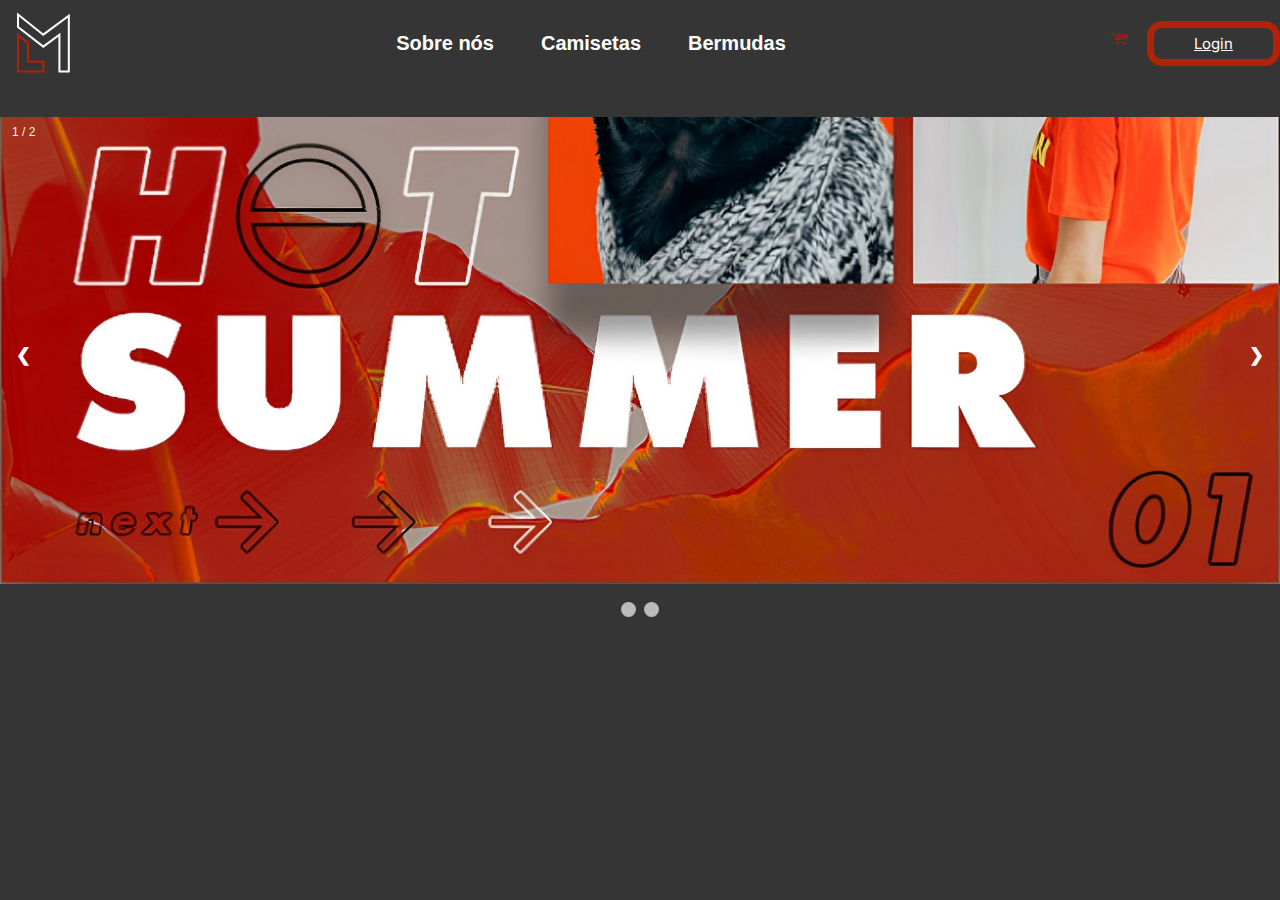
<file: index.html>
<!DOCTYPE html>
<html lang="pt-BR">
<head>
    <meta charset="UTF-8">
    <meta name="viewport" content="width=device-width, initial-scale=1.0">
    <title>LM Store</title>
    <link rel="stylesheet" href="style-navbar.css">
    <link rel="stylesheet" href="index/style-index.css">
    <link rel="preconnect" href="https://fonts.googleapis.com">
    <link rel="preconnect" href="https://fonts.gstatic.com" crossorigin>
    <link href="https://fonts.googleapis.com/css2?family=Inter:wght@600&family=Noto+Sans:wght@400;700&display=swap" rel="stylesheet">
    <script type="javascript" src="index/script.js">
    </script>
</head>
<body>
    <nav class="nav">
        <div class="logo"><img id="logo" src="index/Logo.svg" alt="logo"></div>
        <div class="links">
            <ul class="nav-itens">
                <li><a href="sobrenos.html">Sobre nós</a></li>
                <li><a href="camiseta.html">Camisetas</a></li>
                <li><a href="bermuda.html">Bermudas</a></li>
            </ul>
        </div>
        <div class="log-car">
            <div class="carrinho"><button  class="btn-carrinho" ><Img class="btn-carrinho" src="index/Carrinho.svg"></button></div>
            <div class="btn-login"><button  class="login"><a href="login.html"  style="color: #ffffff">Login</a></button></div>
        </div>
    </nav>
    <div class="slideshow-container">
    
    <div class="mySlides fade">
      <div class="numbertext">1 / 2</div>
      <img src="index/carousel 1cortados.jpg" style="width:100%">
    </div>
    
    <div class="mySlides fade">
      <div class="numbertext">2 / 2</div>
      <img src="index/carousel 2cortados.jpg" style="width:100%">
    </div>
    
    <a class="prev" onclick="plusSlides(-1)">❮</a>
    <a class="next" onclick="plusSlides(1)">❯</a>
    
    </div>
    <br>
    
    <div style="text-align:center">
      <span class="dot" onclick="currentSlide(1)"></span> 
      <span class="dot" onclick="currentSlide(2)"></span> 
      
    </div>
    
    <script>
let slideIndex = 0;
showSlides();

function showSlides() {
  let i;
  let slides = document.getElementsByClassName("mySlides");
  for (i = 0; i < slides.length; i++) {
    slides[i].style.display = "none";
  }
  slideIndex++;
  if (slideIndex > slides.length) {slideIndex = 1}
  slides[slideIndex-1].style.display = "block";
  setTimeout(showSlides, 2000);
}
var btncarrinho = document.getElementById("btn-carrinho")
    </script>
    
    </body>
    </html>
</file>
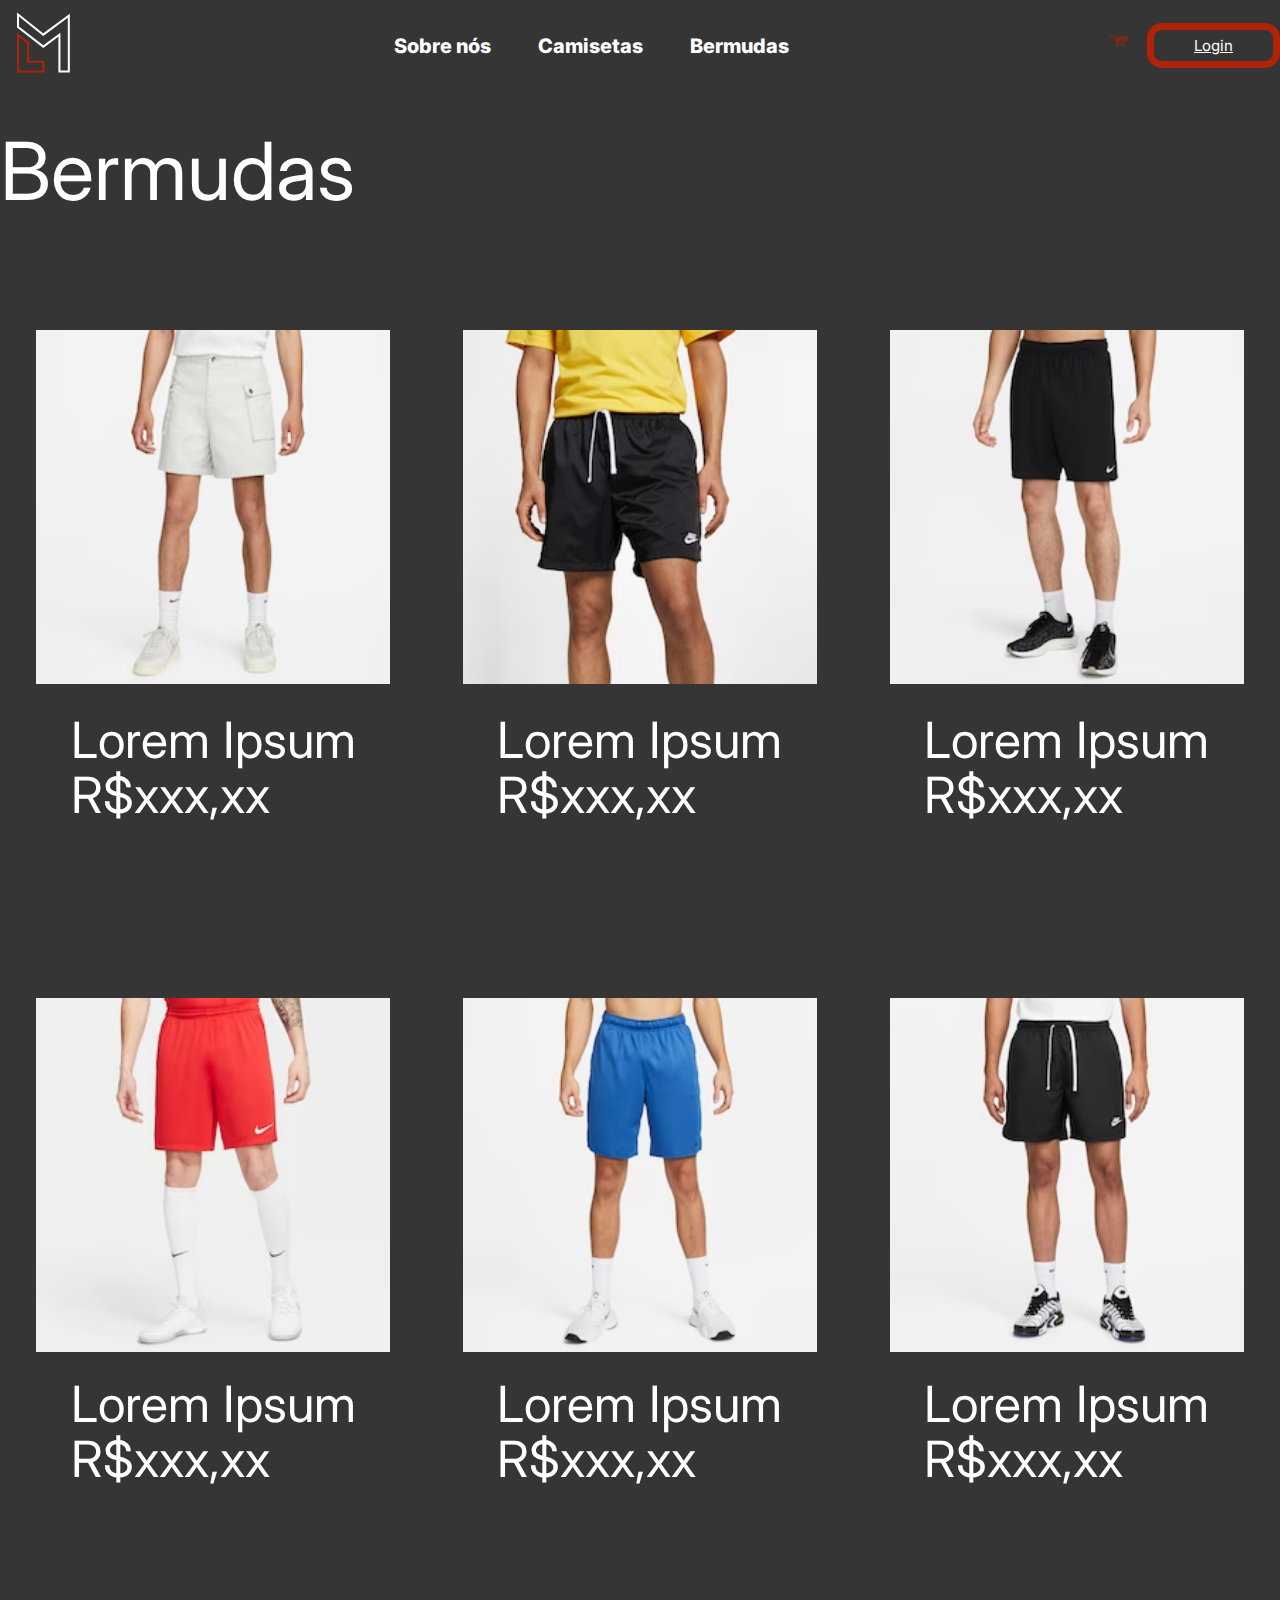
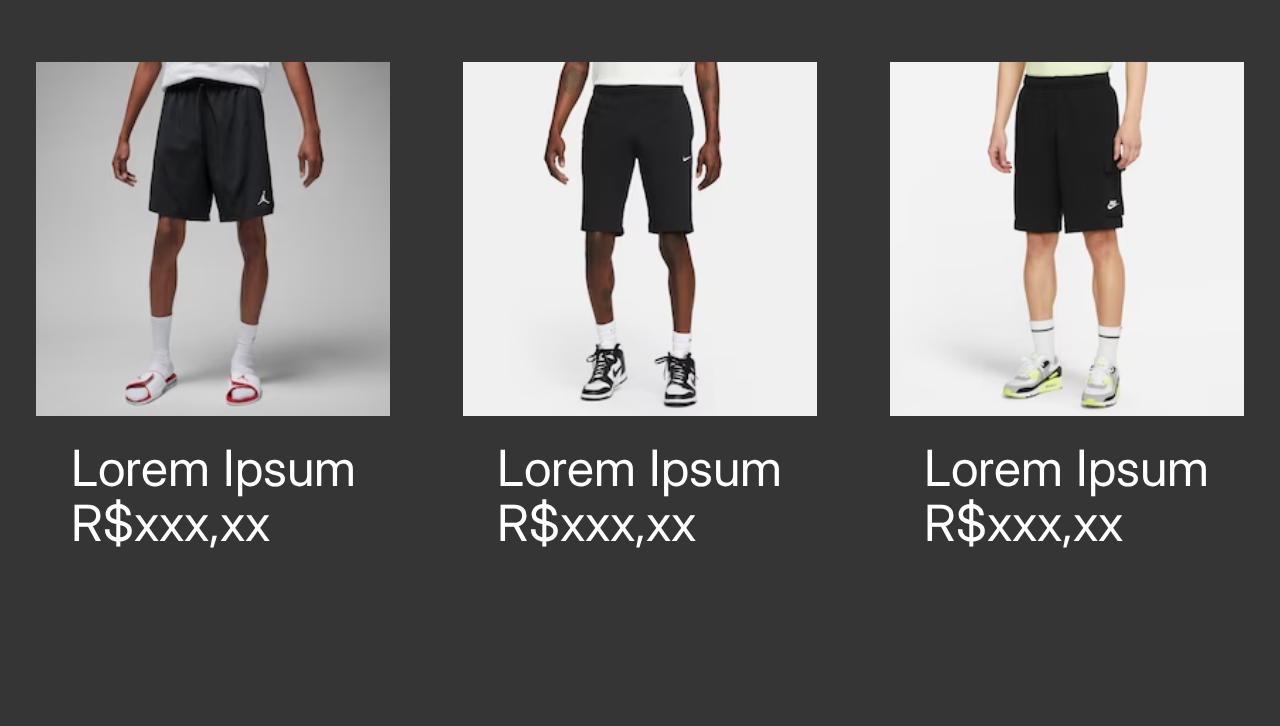
<file: bermuda.html>
<!DOCTYPE html>
<html lang="pt-BR">
<head>
    <meta charset="UTF-8">
    <meta name="viewport" content="width=device-width, initial-scale=1.0">
    <title>Bermudas</title>
    <link rel="stylesheet" href="style-navbar.css">
    <link rel="stylesheet" href="bermuda/style-bermudas.css">
    <link rel="preconnect" href="https://fonts.googleapis.com">
    <link rel="preconnect" href="https://fonts.gstatic.com" crossorigin>
    <link href="https://fonts.googleapis.com/css2?family=Inter:wght@600&family=Noto+Sans:wght@400;700&display=swap" rel="stylesheet">
</head>
<body>
    <nav class="nav">
        <div class="logo"><a href="index.html"><img id="logo" src="bermuda/Logo.svg" alt="logo"></a></div>
        <div class="links">
            <ul class="nav-itens">
                <li><a href="sobrenos.html">Sobre nós</a></li>
                <li><a href="camiseta.html">Camisetas</a></li>
                <li><a href="bermuda.html">Bermudas</a></li>
            </ul>
        </div>
        <div class="log-car">
            <div class="carrinho"><button  class="btn-carrinho" ><Img class="btn-carrinho" src="bermuda/Carrinho.svg"></button></div>
            <div class="btn-login"><button  class="login"><a href="login.html"  style="color: #ffffff">Login</a></button></div>
        </div>
    </nav>
    <div class="title1">
        Bermudas
    </div>
    <div class="bermudas">
        <a href="roupasolo.html"><img class="bermudas-img" src="bermuda/1.jpg" alt="camisa1"></a>
        <a href="roupasolo.html"><img class="bermudas-img" src="bermuda/2.jpg" alt="camisa2"></a>
        <a href="roupasolo.html"><img class="bermudas-img" src="bermuda/3.jpg" alt="camisa3"></a>
    </div>
    <div class="descricoes-bermudas">
        <div>Lorem Ipsum<p>R$xxx,xx</div>
        <div>Lorem Ipsum<p>R$xxx,xx</div>
        <div>Lorem Ipsum<p>R$xxx,xx</div>
    </div>
    <div class="bermudas">
        <img class="bermudas-img" src="bermuda/4.jpg" alt="camisa4">
        <img class="bermudas-img" src="bermuda/5.jpg" alt="camisa5">
        <img class="bermudas-img" src="bermuda/6.jpg" alt="camisa6">
    </div>
    <div class="descricoes-bermudas">
        <div>Lorem Ipsum<p>R$xxx,xx</div>
        <div>Lorem Ipsum<p>R$xxx,xx</div>
        <div>Lorem Ipsum<p>R$xxx,xx</div>
    </div>
    <div class="bermudas">
        <img class="bermudas-img" src="bermuda/7.jpg" alt="camisa7">
        <img class="bermudas-img" src="bermuda/8.jpg" alt="camisa8">
        <img class="bermudas-img" src="bermuda/9.jpg" alt="camisa9">
    </div>
    <div class="descricoes-bermudas">
        <div>Lorem Ipsum<p>R$xxx,xx</div>
        <div>Lorem Ipsum<p>R$xxx,xx</div>
        <div>Lorem Ipsum<p>R$xxx,xx</div>
    </div>
</file>
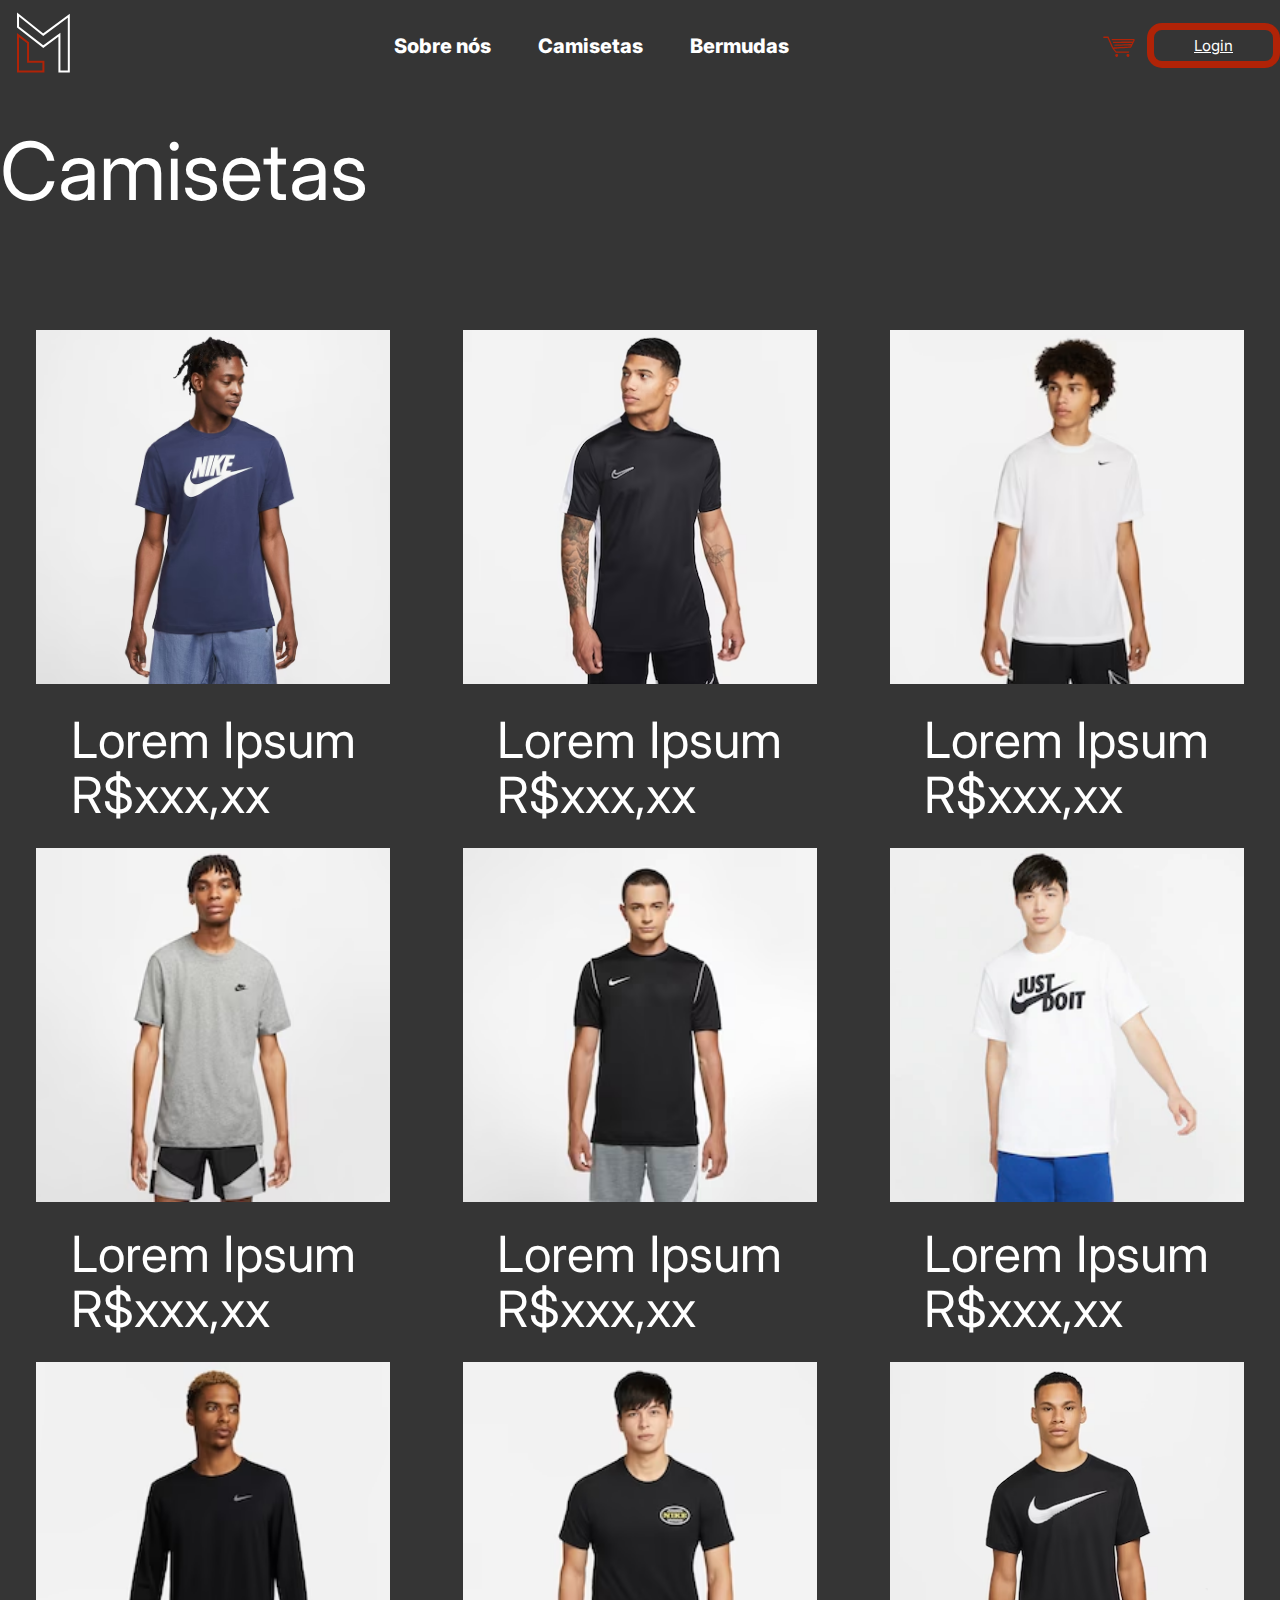
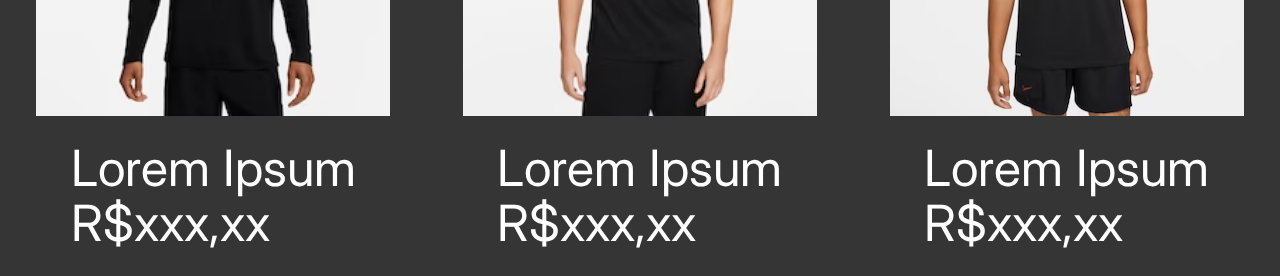
<file: camiseta.html>
<!DOCTYPE html>
<html lang="pt-BR">
<head>
    <meta charset="UTF-8">
    <meta name="viewport" content="width=device-width, initial-scale=1.0">
    <title>Camisetas</title>
    <link rel="stylesheet" href="style-navbar.css">
    <link rel="stylesheet" href="camiseta/style-camiseta.css">
    <link rel="preconnect" href="https://fonts.googleapis.com">
    <link rel="preconnect" href="https://fonts.gstatic.com" crossorigin>
    <link href="https://fonts.googleapis.com/css2?family=Inter:wght@600&family=Noto+Sans:wght@400;700&display=swap" rel="stylesheet">
</head>
<body>
    <nav class="nav">
        <div class="logo"><a href="index.html"><img id="logo" src="camiseta/Logo.svg" alt="logo"></a></div>
        <div class="links">
            <ul class="nav-itens">
                <li><a href="sobrenos.html">Sobre nós</a></li>
                <li><a href="camiseta.html">Camisetas</a></li>
                <li><a href="bermuda.html">Bermudas</a></li>
            </ul>
        </div>
        <div class="log-car">
            <div class="carrinho"><button  class="btn-carrinho" ><a href="paginacarrinho.html"><Img class="btn-carrinho" src="camiseta/Carrinho.svg"></a></button></div>
            <div class="btn-login"><button  class="login"><a href="login.html"  style="color: #ffffff">Login</a></button></div>
        </div>
    </nav>
    <div class="title1">
        Camisetas
    </div>
    <div class="camisetas">
        <a href="roupasolo.html"><img class="camisetas-img" src="camiseta/1.jpg" alt="camisa1"></a>
        <a href="roupasolo.html"><img class="camisetas-img" src="camiseta/2.jpg" alt="camisa2"></a>
        <a href="roupasolo.html"><img class="camisetas-img" src="camiseta/3.jpg" alt="camisa3"></a>
    </div>
    <div class="descricoes-camisetas">
        <div>Lorem Ipsum<p>R$xxx,xx</div>
        <div>Lorem Ipsum<p>R$xxx,xx</div>
        <div>Lorem Ipsum<p>R$xxx,xx</div>
    </div>
    <div class="camisetas">
        <img class="camisetas-img" src="camiseta/4.jpg" alt="camisa4">
        <img class="camisetas-img" src="camiseta/5.jpg" alt="camisa5">
        <img class="camisetas-img" src="camiseta/6.jpg" alt="camisa6">
    </div>
    <div class="descricoes-camisetas">
        <div>Lorem Ipsum<p>R$xxx,xx</div>
        <div>Lorem Ipsum<p>R$xxx,xx</div>
        <div>Lorem Ipsum<p>R$xxx,xx</div>
    </div>
    <div class="camisetas">
        <img class="camisetas-img" src="camiseta/7.jpg" alt="camisa7">
        <img class="camisetas-img" src="camiseta/8.jpg" alt="camisa8">
        <img class="camisetas-img" src="camiseta/9.jpg" alt="camisa9">
    </div>
    <div class="descricoes-camisetas">
        <div>Lorem Ipsum<p>R$xxx,xx</div>
        <div>Lorem Ipsum<p>R$xxx,xx</div>
        <div>Lorem Ipsum<p>R$xxx,xx</div>
    </div>
</file>
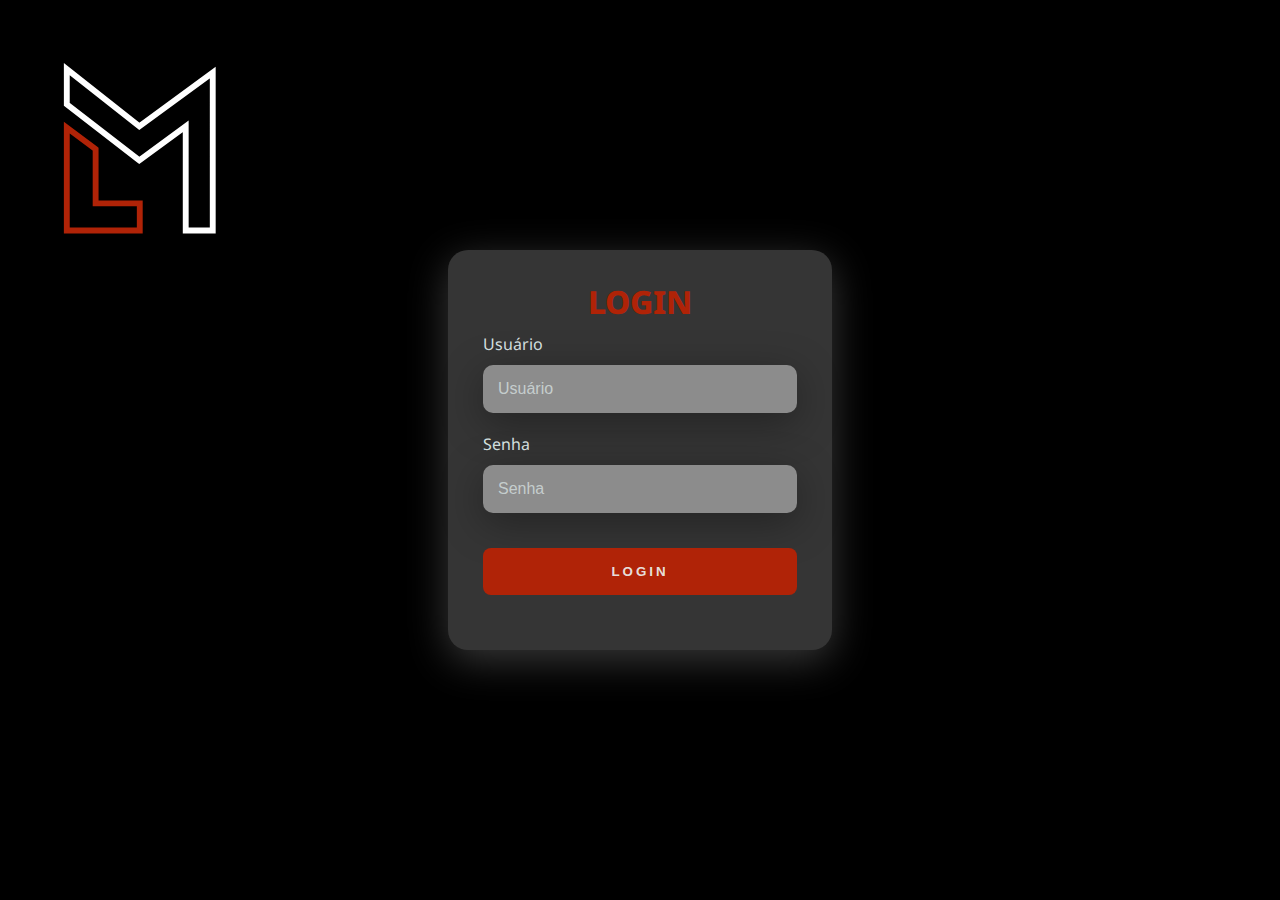
<file: login.html>
<!DOCTYPE html>
<html lang="en">
<head>
    <meta charset="UTF-8">
    <meta name="viewport" content="width=device-width, initial-scale=1.0">
    <link rel="stylesheet" href="login/style-login.css">
    <title>Login</title>
</head>
<body>
    <div class="main-login">
        <div class="logo">
            <img class="logo" src="login/logo-login.svg" alt="logo">
        </div>
        <div class="center-login">
            <div class="card-login">
                <h1>LOGIN</h1>
                <div class="textfield">
                    <label for="usuario">Usuário</label>
                    <input type="text" name="usuario" placeholder="Usuário">
                </div>
                <div class="textfield">
                    <label for="senha">Senha</label>
                    <input type="password" name="senha" placeholder="Senha">
                </div>
                <button class="btn-login"><a class="Link" href="index.html" style="text-decoration: none">Login</a></button>
            </div>
        </div>
    </div>
</body>
</html>
</file>
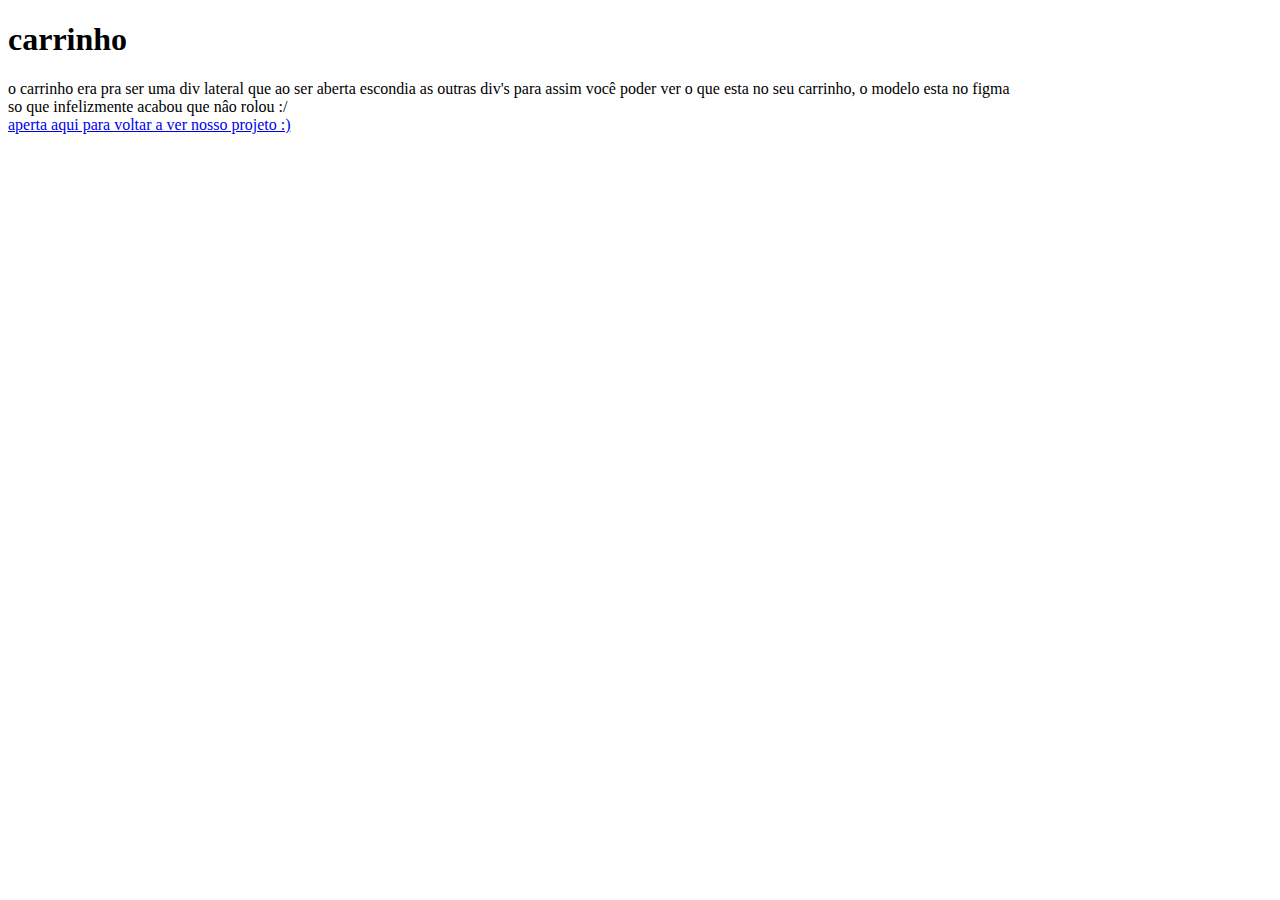
<file: paginacarrinho.html>
<!DOCTYPE html>
<html lang="pt-BR">
<head>
    <meta charset="UTF-8">
    <meta name="viewport" content="width=device-width, initial-scale=1.0">
    <title>:/</title>
</head>
<body>
    <h1>
        carrinho
    </h1>
    <div>
        o carrinho era pra ser uma div lateral que ao ser aberta escondia as outras div's
        para assim você poder ver o que esta no seu carrinho, o modelo esta no figma
    </div>
    <div>
        so que infelizmente acabou que nâo rolou :/
    </div>
    <a href="index.html">aperta aqui para voltar a ver nosso projeto :)</a>
</body>
</html>
</file>
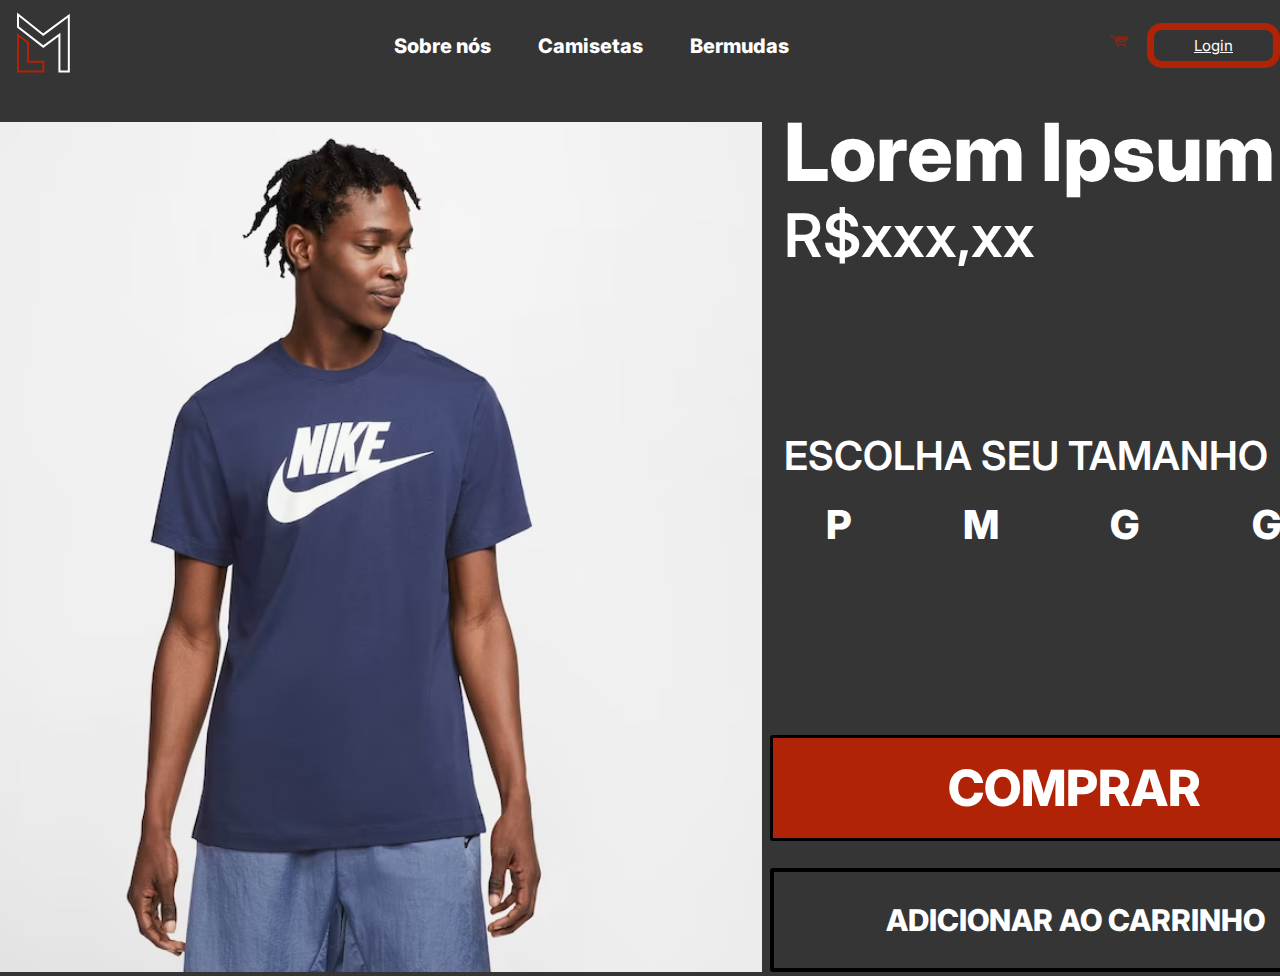
<file: roupasolo.html>
<!DOCTYPE html>
<html lang="en">
<head>
    <meta charset="UTF-8">
    <meta name="viewport" content="width=device-width, initial-scale=1.0">
    <link rel="stylesheet" href="roupasolo/style-roupasolo.css">
    <title>Shop Page</title>
    <link rel="stylesheet" href="style-navbar.css">
    <link rel="preconnect" href="https://fonts.googleapis.com">
    <link rel="preconnect" href="https://fonts.gstatic.com" crossorigin>
    <link href="https://fonts.googleapis.com/css2?family=Inter:wght@600&family=Noto+Sans:wght@400;700&display=swap" rel="stylesheet">
</head>
<body>
    <nav class="nav">
        <div class="logo"><img id="logo" src="roupasolo/Logo.svg" alt="logo"></div>
        <div class="links">
            <ul class="nav-itens">
                <li><a href="sobrenos.html">Sobre nós</a></li>
                <li><a href="camiseta.html">Camisetas</a></li>
                <li><a href="bermuda.html">Bermudas</a></li>
            </ul>
        </div>
        <div class="log-car">
            <div class="carrinho"><button  class="btn-carrinho" ><Img class="btn-carrinho" src="roupasolo/Carrinho.svg"></button></div>
            <div class="btn-login"><button  class="login"><a href="login.html"  style="color: #ffffff">Login</a></button></div>
        </div>
    </nav>
    <div class="body1">
        <div class="foto"><img class="foto" src="camiseta/1.jpg"></div>
        <div class="metade-direita">
            <div class="div-nome">Lorem Ipsum</div>
            <div class="div-valor">R$xxx,xx</div>
            <div class="div-tamanho">ESCOLHA SEU TAMANHO</div>
            <div class="div-PG"> 
                <div class="p">P</div>
                <div class="m">M</div>
                <div class="g">G</div>
                <div class="gg">GG</div>
            </div>
            <div class="compra">COMPRAR</div>
            <div class="div-add-carrinho"><div class="add-carrinho">ADICIONAR AO CARRINHO</div></div>
            
        </div> 
    </div>
</body>
</html>
</file>
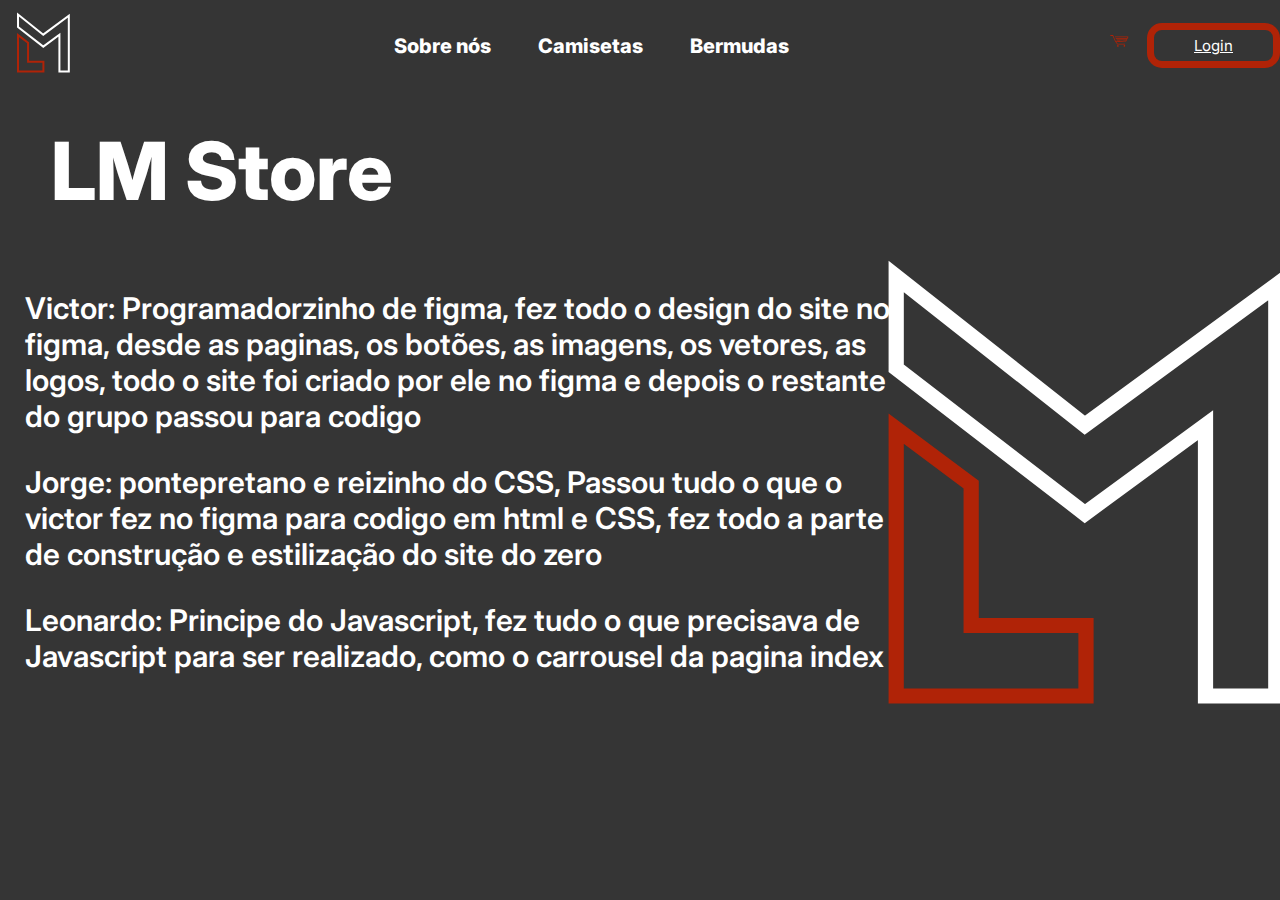
<file: sobrenos.html>
<!DOCTYPE html>
<html lang="pt-BR">
<head>
    <meta charset="UTF-8">
    <meta name="viewport" content="width=device-width, initial-scale=1.0">
    <title>Sobre Nós</title>
    <link rel="stylesheet" href="sobrenos/style-sobrenos.css">
    <link rel="preconnect" href="https://fonts.googleapis.com">
    <link rel="preconnect" href="https://fonts.gstatic.com" crossorigin>
    <link href="https://fonts.googleapis.com/css2?family=Inter:wght@600&family=Noto+Sans:wght@400;700&display=swap" rel="stylesheet">
</head>
<body>
    <nav class="nav">
        <div class="logo"><a href="index.html"><img id="logo" src="sobrenos/Logo.svg" alt="logo"></a></div>
        <div class="links">
            <ul class="nav-itens">
                <li><a href="sobrenos.html">Sobre nós</a></li>
                <li><a href="camiseta.html">Camisetas</a></li>
                <li><a href="bermuda.html">Bermudas</a></li>
            </ul>
        </div>
        <div class="log-car">
            <div class="carrinho"><button  class="btn-carrinho" ><Img class="btn-carrinho" src="sobrenos/Carrinho.svg"></button></div>
            <div class="btn-login"><button  class="login"><a href="login.html"  style="color: #ffffff">Login</a></button></div>
        </div>
    </nav>
    <div class="title1">
            LM Store
        </div>
    <div class="corpo"> 
        <div class="text1">
            <p>Victor: Programadorzinho de figma, fez todo o design do site no figma, desde as paginas,
                os botões, as imagens, os vetores, as logos, todo o site foi criado por ele no figma e 
                depois o restante do grupo passou para codigo</p>
            <p>Jorge: pontepretano e reizinho do CSS, Passou tudo o que o victor fez no figma para codigo em html e CSS,
                fez todo a parte de construção e estilização do site do zero
            </p>
            <p>Leonardo: Principe do Javascript, fez tudo o que precisava de Javascript para ser realizado,
                 como o carrousel da pagina index </p>
        </div>
        <div class="biglogo">
            <img id="logo" src="sobrenos/biglogo.svg" alt="logo">
        </div>
    </div>
</body>
</html>
</file>
<file: style-navbar.css>
body{
    padding: 0;
    margin: 0;
    box-sizing: border-box;
    background-color: #353535;
    font-family: 'Inter', sans-serif;
}

.nav{
    display: flex;
    justify-content: space-between;
    align-items: center;
    color: #FFF;
    text-align: center;
    font-size: 20px;
    font-style: normal;
    font-weight: 800;
    line-height: normal;
    padding-bottom: 31px;
}

.nav-itens{
    list-style: none;
    display: flex;
}
.nav-itens > li > a{
    padding-right: 47px;
    color: #ffffff;
    text-decoration: none;

}
.log-car{
    display: flex;
}

.btn-carrinho{
    max-width: 35px;
    max-height: 35px;
    background-color: #353535;
    border: none;
    padding: 5px;
    display: flex;
    justify-content: center;
    cursor: pointer;
}
.btn-login{
    padding-left: 10px;
}
.login{
    padding: 6px 40px;
    font-size: 15px;
    font-family: 'Inter', sans-serif;
    background: #353535;
    border: 7px #B02307 solid;
    text-decoration: none;
    border-radius: 15px;
    cursor: pointer;
    text-decoration: none;
}
</file>
<file: index/style-index.css>
* {box-sizing: border-box}
    body {font-family: Verdana, sans-serif; margin:0}
    .mySlides {display: none}
    img {vertical-align: middle;}
    
    .slideshow-container {
      max-width: 1920px;
      position: relative;
      margin: auto;
    }
    
    .prev, .next {
      cursor: pointer;
      position: absolute;
      top: 50%;
      width: auto;
      padding: 16px;
      margin-top: -22px;
      color: white;
      font-weight: bold;
      font-size: 18px;
      transition: 0.6s ease;
      border-radius: 0 3px 3px 0;
      user-select: none;
    }
    
    .next {
      right: 0;
      border-radius: 3px 0 0 3px;
    }

    .prev:hover, .next:hover {
      background-color: rgba(0,0,0,0.8);
    }

    .text {
      color: #f2f2f2;
      font-size: 15px;
      padding: 8px 12px;
      position: absolute;
      bottom: 8px;
      width: 100%;
      text-align: center;
    }

    .numbertext {
      color: #f2f2f2;
      font-size: 12px;
      padding: 8px 12px;
      position: absolute;
      top: 0;
    }

    .dot {
      cursor: pointer;
      height: 15px;
      width: 15px;
      margin: 0 2px;
      background-color: #bbb;
      border-radius: 50%;
      display: inline-block;
      transition: background-color 0.6s ease;
    }
    
    .active, .dot:hover {
      background-color: #717171;
    }
    
    /* Fading animation */
    .fade {
      animation-name: fade;
      animation-duration: 1.5s;
    }
    
    @keyframes fade {
      from {opacity: .4} 
      to {opacity: 1}
    }

    @media only screen and (max-width: 300px) {
      .prev, .next,.text {font-size: 11px}
    }
</file>
<file: bermuda/style-bermudas.css>
body{
    padding: 0;
    margin: 0;
    box-sizing: border-box;
    background-color: #353535;
    font-family: 'Inter', sans-serif;
}



.title1{
    font-size: 80px;
    color: #fff;
    padding-bottom: 111px;
}
.bermudas{
    display: flex;
    justify-content: space-around;
}
.bermudas-img{
    width: 354px;
    height: 354px;
    padding-bottom: 50px;
}
.descricoes-bermudas{
    font-size: 50px;
    color: #fff;
    display: flex;
    justify-content: space-around;
    line-height: 0.1;
    padding-bottom: 150px;
}
</file>
<file: camiseta/style-camiseta.css>
body{
    padding: 0;
    margin: 0;
    box-sizing: border-box;
    background-color: #353535;
    font-family: 'Inter', sans-serif;
}



.title1{
    font-size: 80px;
    color: #fff;
    padding-bottom: 111px;
}
.camisetas{
    display: flex;
    justify-content: space-around;
}
.camisetas-img{
    width: 354px;
    height: 354px;
    padding-bottom: 50px;
}
.descricoes-camisetas{
    font-size: 50px;
    color: #fff;
    display: flex;
    justify-content: space-around;
    line-height: 0.1;
}
</file>
<file: login/style-login.css>
@import url('https://fonts.googleapis.com/css2?family=Noto+Sans:wght@400;700&display=swap');
body{
    margin: 0;
    font-family: 'Noto Sans', sans-serif;
}
body *{
    box-sizing: border-box;
}
.main-login{
    width: 100vw;
    height: 100vh;
    background: #000000;
    display: flex;
    justify-content: center;
    align-items: center;
}
.logo{
    width: 250px;
    height: 250px;
    position: absolute;
    top: 35px;
    left: 35px;
}
    .logo > img{
        width: 250px;
        height: 250px;
        position: absolute;
        top: -10px;
        left: -20px;
        
}
.center-login{
    width: 50vw;
    height: 100vh;
    display: flex;
    justify-content: center;
    align-items: center;
}
.card-login{
    width: 30vw;
    display: flex;
    justify-content: center;
    align-items: center;
    flex-direction: column;
    padding: 30px 35px;
    background: #353535;
    border-radius: 20px;
    box-shadow: 0px 10px 40px #393939;
}
.card-login > h1{
    color: #B02307;
    font-weight: 800;
    margin: 0;
}
.textfield{
    width: 100%;
    display: flex;
    flex-direction: column;
    align-items: flex-start;
    justify-content: center;
    margin: 10px 0px;
}
.textfield > input{
    width: 100%;
    border: none;
    border-radius: 10px;
    padding: 15px;
    background: #8C8C8C;
    color: #f0ffffde;
    font-size: 12pt;
    box-shadow: 0px 10px 40px #00000056;
    outline: none;
    box-sizing: border-box;
}
.textfield > label{
    color: #f0ffffde;
    margin-bottom: 10px;
}
.textfield > input::placeholder{
    color: #f0ffff94;
}
.btn-login{
    width: 100%;
    padding: 16px 0px;
    margin: 25px;
    border: none;
    border-radius: 8px;
    outline: none;
    text-transform: uppercase;
    font-weight: 800;
    letter-spacing: 3px;
    color: #f0ffffde;
    background: #B02307;
    cursor: pointer;
}
.Link{
    color: #f0ffffde;
}
</file>
<file: roupasolo/style-roupasolo.css>
.body1{
    display: flex;
    justify-content: center;
    gap: 8px;
}
.foto{
    height: 849.54px;
    width: 849.54px;
    background-color: rgb(175, 175, 175);
}
.metade-direita{
}
.div-nome{
    color: #FFF;
    font-family: Inter;
    font-size: 80px;
    font-style: normal;
    font-weight: 800;
    line-height: 59px;
    padding-bottom: 18px;
    padding-left: 14px;
}
.div-valor{
    color: #FFF;
    font-family: Inter;
    font-size: 60px;
    font-style: normal;
    font-weight: 600;
    line-height: normal;
    padding-bottom: 160px;
    padding-left: 14px;
}
.div-tamanho{
    color: #FFF;
    font-family: Inter;
    font-size: 40px;
    font-style: normal;
    font-weight: 600;
    line-height: normal;
    padding-left: 14px;
    padding-bottom: 20px;
}
.div-PG {
    display: flex;
    justify-content: space-around;
    padding-bottom: 186px;
}
.p{
    flex-shrink: 0;
    color: #FFF;
    font-family: Inter;
    font-size: 40px;
    font-style: normal;
    font-weight: 800;
    line-height: normal;
}
.m{
    color: #FFF;
    font-family: Inter;
    font-size: 40px;
    font-style: normal;
    font-weight: 800;
    line-height: normal;

}
.g{
    color: #FFF;
    font-family: Inter;
    font-size: 40px;
    font-style: normal;
    font-weight: 800;
    line-height: normal;
}
.gg{
    color: #FFF;
    font-family: Inter;
    font-size: 40px;
    font-style: normal;
    font-weight: 800;
    line-height: normal;
}
.compra{
    border-radius: 3px;
    border: 3px solid #000;
    background: #B02307;
    width: 575.422px;
    text-align: center;
    color: #FFF;
    text-align: center;
    font-family: Inter;
    font-size: 50px;
    font-style: normal;
    font-weight: 800;
    line-height: normal;
    padding-left: 14px;
    padding-top: 20px;
    padding-bottom: 20px;
}
.div-add-carrinho{
    padding-top: 27px;
}
.add-carrinho{
    width: 575.422px;
    flex-shrink: 0;
    border-radius: 3px;
    border: 4px solid #000;
    background: #353535;
    color: #FFF;
    text-align: center;
    font-family: Inter;
    font-size: 30px;
    font-style: normal;
    font-weight: 800;
    line-height: normal;
    padding-left: 14px;
    padding-top: 30px;
    padding-bottom: 30px;
}
</file>
<file: sobrenos/style-sobrenos.css>
body{
    padding: 0;
    margin: 0;
    box-sizing: border-box;
    background-color: #353535;
    font-family: 'Inter', sans-serif;
}

.nav{
    display: flex;
    justify-content: space-between;
    align-items: center;
    color: #FFF;
    text-align: center;
    font-size: 20px;
    font-style: normal;
    font-weight: 800;
    line-height: normal;
    padding-bottom: 31px;
}

.nav-itens{
    list-style: none;
    display: flex;
}
.nav-itens > li > a{
    padding-right: 47px;
    color: #ffffff;
    text-decoration: none;

}
.log-car{
    display: flex;
}

.btn-carrinho{
    max-width: 35px;
    max-height: 35px;
    background-color: #353535;
    border: none;
    padding: 5px;
    display: flex;
    justify-content: center;
    cursor: pointer;
}
.btn-login{
    padding-left: 10px;
}
.login{
    padding: 6px 40px;
    font-size: 15px;
    font-family: 'Inter', sans-serif;
    background: #353535;
    border: 7px #B02307 solid;
    text-decoration: none;
    border-radius: 15px;
    cursor: pointer;
    text-decoration: none;
}
.corpo{
    display: flex;
    justify-content: space-evenly;
}
.title1{
    display: flex;
    justify-content: left;
    font-size: 80px;
    font-weight: 800;
    color: #ffffff;
    padding-bottom: 41px;
    padding-left: 4vw;
}
.text1{
    max-width: 866px;
    max-height: 637px;
    color: white;
    font-size: 30px;
    font-family: Inter;
    font-weight: 600;
    word-wrap: break-word;
}
.biglogo{
    display: flex;
    justify-content: center;
}
</file>
